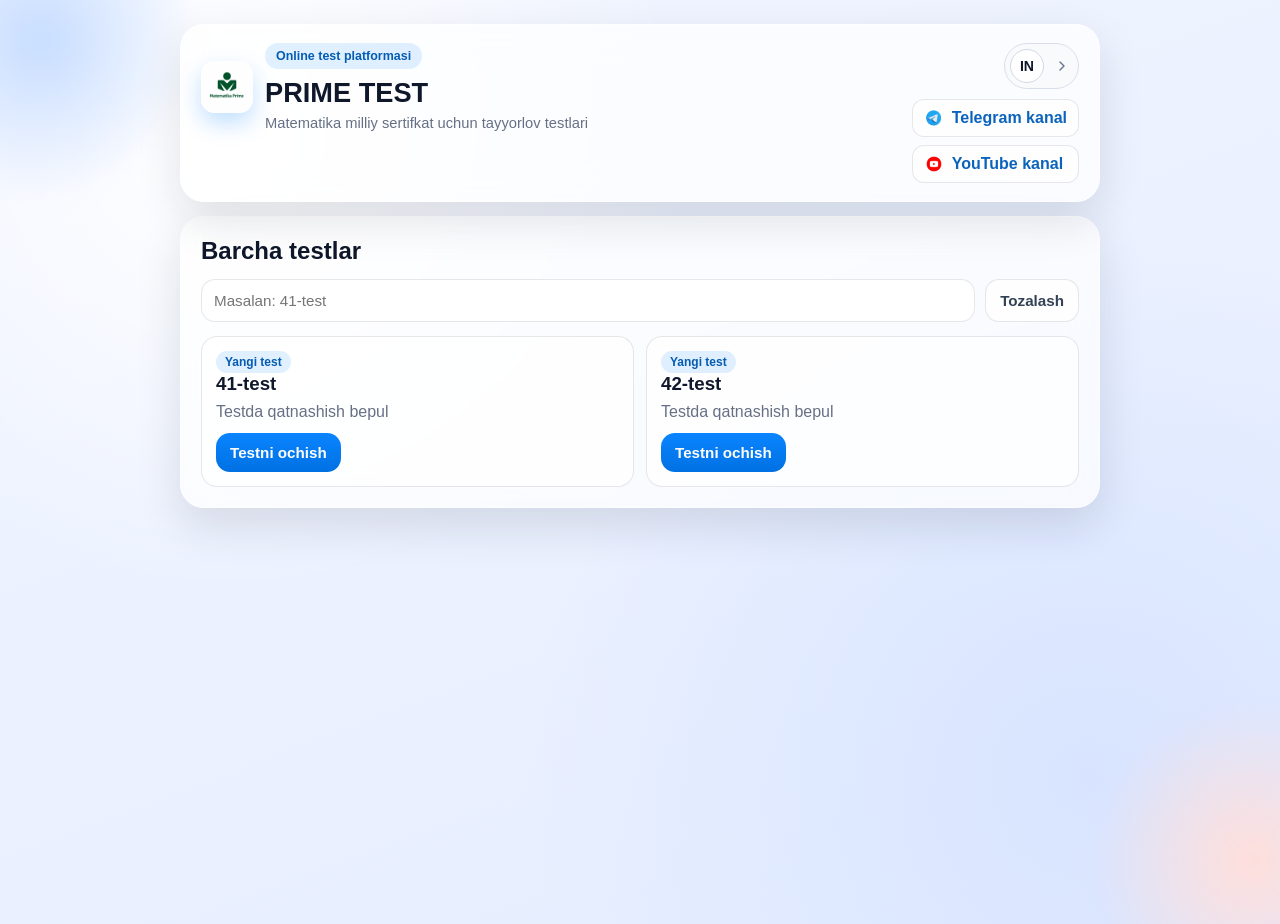
<file: index.html>
﻿<!DOCTYPE html>
<html lang="uz">
<head>
  <meta charset="UTF-8" />
  <meta name="viewport" content="width=device-width, initial-scale=1.0" />
  <title>PRIME TEST - Live Preview</title>
  <link rel="icon" href="./Rasmlar/asosiy.png" />
  <link rel="stylesheet" href="./static/site.css" />
  <link rel="stylesheet" href="./preview.css" />
</head>
<body>
  <div class="ambient ambient-top"></div>
  <div class="ambient ambient-bottom"></div>

  <main class="shell">
    <header class="topbar glass">
      <div class="brand-row">
        <img class="brand-logo" src="./Rasmlar/asosiy.png" alt="PRIME TEST" />
        <div>
          <p class="chip">Online test platformasi</p>
          <h1>PRIME TEST</h1>
          <p class="subtitle">Matematika milliy sertifkat uchun tayyorlov testlari</p>
        </div>
      </div>

      <div class="right-box">
        <details class="profile-menu">
          <summary>
            <span class="profile-initials" id="profileInitials">IN</span>
            <svg class="profile-icon" viewBox="0 0 24 24" fill="none" aria-hidden="true">
              <path d="M9 6l6 6-6 6" stroke="currentColor" stroke-width="2" stroke-linecap="round" stroke-linejoin="round"/>
            </svg>
          </summary>
          <div class="profile-card" id="profileCard">
            <div id="guestProfile">
              <a class="btn btn-primary" href="https://t.me/mathprimebot" target="_blank" rel="noopener">Kirish</a>
              <p style="margin-top:10px;color:#64748b;font-size:13px;">Ro'yxatdan o'tgach shu yerda ma'lumotlar chiqadi.</p>
            </div>

            <div id="userProfile" class="hidden">
              <p><strong>Ism:</strong> <span id="pfFirst">-</span></p>
              <p><strong>Familiya:</strong> <span id="pfLast">-</span></p>
              <p><strong>Viloyat:</strong> <span id="pfRegion">-</span></p>
              <p><strong>TG ID:</strong> <span id="pfTg">-</span></p>
              <button id="editProfileBtn" class="btn btn-soft btn-sm" type="button">Ma'lumotni o'zgartirish</button>
            </div>
          </div>
        </details>

        <div class="socials">
          <a href="https://t.me/matematika_prime" target="_blank" rel="noopener">
            <img src="./Rasmlar/telegram.png" alt="Telegram" />
            <span>Telegram kanal</span>
          </a>
          <a href="https://youtube.com/@matematikaprime" target="_blank" rel="noopener">
            <img src="./Rasmlar/youtube.png" alt="YouTube" />
            <span>YouTube kanal</span>
          </a>
        </div>
      </div>
    </header>

    <section class="panel glass">
      <h2>Barcha testlar</h2>
      <div class="search-row">
        <input id="searchInput" type="text" placeholder="Masalan: 41-test" />
        <button id="clearSearch" class="btn btn-soft" type="button">Tozalash</button>
      </div>

      <div id="testsGrid" class="tests-grid"></div>
      <p id="emptyText" class="warn hidden">Hech qanday test topilmadi.</p>
    </section>

    <section id="testPanel" class="panel glass hidden"></section>
  </main>

  <script src="./preview.js"></script>
</body>
</html>
</file>
<file: static/site.css>
﻿:root {
  --bg: #f1f5ff;
  --bg2: #e5edff;
  --line: rgba(15, 23, 42, 0.1);
  --ink: #0f172a;
  --muted: #667085;
  --glass: rgba(255, 255, 255, 0.72);
  --blue: #0a84ff;
  --blue2: #0071e3;
  --green: #16a34a;
  --red: #dc2626;
}

* {
  box-sizing: border-box;
}

body {
  margin: 0;
  font-family: "SF Pro Display", "SF Pro Text", "Segoe UI", Arial, sans-serif;
  color: var(--ink);
  min-height: 100vh;
  background:
    radial-gradient(circle at 18% 15%, #ffffff 0%, transparent 35%),
    radial-gradient(circle at 85% 84%, #d8e4ff 0%, transparent 42%),
    linear-gradient(160deg, var(--bg), var(--bg2));
}

.ambient {
  position: fixed;
  width: 320px;
  height: 320px;
  border-radius: 50%;
  z-index: -1;
  filter: blur(10px);
}

.ambient-top {
  left: -120px;
  top: -120px;
  background: radial-gradient(circle, #c6dcff 0%, transparent 70%);
}

.ambient-bottom {
  right: -130px;
  bottom: -120px;
  background: radial-gradient(circle, #ffdeda 0%, transparent 70%);
}

.shell {
  width: min(920px, 94vw);
  margin: 24px auto;
  display: grid;
  gap: 14px;
}

.glass {
  background: var(--glass);
  border: 1px solid rgba(255, 255, 255, 0.6);
  border-radius: 24px;
  backdrop-filter: blur(16px);
  -webkit-backdrop-filter: blur(16px);
  box-shadow: 0 18px 45px rgba(15, 23, 42, 0.12);
}

.topbar {
  padding: 18px 20px;
  display: flex;
  justify-content: space-between;
  gap: 16px;
  align-items: flex-start;
  position: relative;
  z-index: 50;
  overflow: visible;
}

h1 {
  margin: 8px 0 6px;
  font-size: clamp(1.2rem, 2.5vw, 1.7rem);
}

.chip {
  margin: 0;
  display: inline-block;
  padding: 6px 11px;
  border-radius: 999px;
  background: rgba(10, 132, 255, 0.12);
  color: #045cb3;
  font-weight: 700;
  font-size: 0.78rem;
}

.subtitle {
  margin: 0;
  color: var(--muted);
  font-size: 0.92rem;
}

.socials {
  display: grid;
  gap: 8px;
}

.socials a {
  position: relative;
  overflow: hidden;
  display: inline-flex;
  align-items: center;
  gap: 8px;
  text-decoration: none;
  color: #0b63bc;
  font-weight: 700;
  background: rgba(255, 255, 255, 0.74);
  border: 1px solid rgba(15, 23, 42, 0.1);
  border-radius: 12px;
  padding: 8px 11px;
  transition: transform 0.24s ease, box-shadow 0.24s ease, background 0.24s ease;
}

.socials a::after {
  content: "";
  position: absolute;
  inset: -1px;
  border-radius: 12px;
  background: linear-gradient(120deg, rgba(10, 132, 255, 0.18), rgba(59, 130, 246, 0));
  opacity: 0;
  transition: opacity 0.24s ease;
  pointer-events: none;
}

.socials a:hover {
  transform: translateY(-2px) scale(1.01);
  background: rgba(255, 255, 255, 0.97);
  box-shadow: 0 10px 20px rgba(10, 132, 255, 0.18);
}

.socials a:hover::after {
  opacity: 1;
}

.socials a img {
  width: 20px;
  height: 20px;
  border-radius: 50%;
  object-fit: contain;
  object-position: center;
  background: #fff;
  padding: 2px;
  image-rendering: auto;
  transition: transform 0.24s ease, filter 0.24s ease;
}

.socials a:hover img {
  transform: scale(1.08) rotate(-2deg);
  filter: drop-shadow(0 2px 5px rgba(10, 132, 255, 0.25));
}

.panel {
  padding: 20px;
  position: relative;
  z-index: 1;
}

h2 {
  margin: 0 0 14px;
}

.search-row {
  display: grid;
  grid-template-columns: 1fr auto;
  gap: 10px;
  margin-bottom: 14px;
}

input[type="text"] {
  border: 1px solid var(--line);
  border-radius: 14px;
  padding: 12px;
  font-size: 0.95rem;
  outline: none;
}

input[type="text"]:focus {
  border-color: rgba(10, 132, 255, 0.45);
  box-shadow: 0 0 0 3px rgba(10, 132, 255, 0.12);
}

.tests-grid {
  display: grid;
  grid-template-columns: repeat(auto-fit, minmax(240px, 1fr));
  gap: 12px;
}

.test-card {
  border: 1px solid var(--line);
  border-radius: 16px;
  padding: 14px;
  background: rgba(255, 255, 255, 0.7);
}

.test-card h3 {
  margin: 0 0 8px;
}

.test-card p {
  margin: 0 0 12px;
  color: var(--muted);
}

.quiz-form {
  display: grid;
  gap: 12px;
}

.question {
  border: 1px solid var(--line);
  border-radius: 16px;
  padding: 13px;
  background: rgba(255, 255, 255, 0.62);
}

.question h3 {
  margin: 0 0 8px;
  font-size: 1rem;
}

.option {
  display: flex;
  align-items: center;
  gap: 10px;
  border: 1px solid rgba(15, 23, 42, 0.08);
  border-radius: 12px;
  padding: 10px;
  margin: 7px 0;
  background: rgba(255, 255, 255, 0.72);
  transition: 0.2s ease;
}

.option input {
  position: absolute;
  opacity: 0;
}

.option .dot {
  width: 16px;
  height: 16px;
  border-radius: 50%;
  border: 2px solid #94a3b8;
}

.option.selected {
  border-color: rgba(10, 132, 255, 0.4);
  background: rgba(10, 132, 255, 0.1);
}

.option.selected .dot {
  border-color: var(--blue);
  box-shadow: inset 0 0 0 4px var(--blue);
}

.option.static {
  pointer-events: none;
}

.opt-correct {
  border-color: rgba(22, 163, 74, 0.45);
  background: rgba(22, 163, 74, 0.12);
}

.opt-correct .dot {
  border-color: var(--green);
  box-shadow: inset 0 0 0 4px var(--green);
}

.opt-wrong {
  border-color: rgba(220, 38, 38, 0.45);
  background: rgba(220, 38, 38, 0.12);
}

.opt-wrong .dot {
  border-color: var(--red);
  box-shadow: inset 0 0 0 4px var(--red);
}

.question.correct {
  border-color: rgba(22, 163, 74, 0.45);
}

.question.wrong {
  border-color: rgba(220, 38, 38, 0.45);
}

.btn {
  border: 0;
  border-radius: 14px;
  padding: 11px 14px;
  font-size: 0.95rem;
  font-weight: 700;
  text-decoration: none;
  display: inline-flex;
  justify-content: center;
  align-items: center;
  cursor: pointer;
}

.btn-primary {
  color: #fff;
  background: linear-gradient(180deg, var(--blue), var(--blue2));
}

.btn-soft {
  color: #334155;
  border: 1px solid var(--line);
  background: rgba(255, 255, 255, 0.75);
}

.warn {
  padding: 12px;
  border: 1px solid rgba(220, 38, 38, 0.35);
  background: rgba(220, 38, 38, 0.1);
  color: #991b1b;
  border-radius: 12px;
  margin-bottom: 12px;
}

.row-between {
  display: flex;
  justify-content: space-between;
  align-items: center;
  gap: 10px;
  margin-bottom: 12px;
}

.score {
  margin: 0 0 10px;
  font-weight: 800;
  color: #075db3;
}

@media (max-width: 700px) {
  .topbar {
    flex-direction: column;
  }

  .right-box {
    width: 100%;
    justify-items: start;
  }

  .profile-card {
    left: 0;
    right: 0;
    min-width: auto;
    width: min(92vw, 360px);
  }

  .search-row {
    grid-template-columns: 1fr;
  }
}

.brand-row {
  display: flex;
  align-items: center;
  gap: 12px;
}

.brand-logo {
  width: 52px;
  height: 52px;
  border-radius: 14px;
  object-fit: cover;
  box-shadow: 0 10px 22px rgba(10, 132, 255, 0.25);
}

.topbar {
  animation: fadeUp 0.45s ease;
}

.panel {
  animation: fadeUp 0.55s ease;
}

@keyframes fadeUp {
  from {
    opacity: 0;
    transform: translateY(8px);
  }
  to {
    opacity: 1;
    transform: translateY(0);
  }
}



.right-box {
  display: grid;
  gap: 10px;
  justify-items: end;
}

.profile-menu {
  position: relative;
}

.profile-menu[open] {
  z-index: 1200;
}

.profile-menu > summary {
  list-style: none;
  display: inline-flex;
  align-items: center;
  gap: 10px;
  cursor: pointer;
  background: #f8fafc;
  border: 1px solid #d8deea;
  border-radius: 999px;
  padding: 5px 8px 5px 5px;
  font-weight: 700;
  color: #1e293b;
  transition: 0.2s ease;
}

.profile-menu > summary:hover {
  border-color: #bfc9da;
  box-shadow: 0 8px 16px rgba(15, 23, 42, 0.08);
}

.profile-menu > summary::-webkit-details-marker {
  display: none;
}

.profile-initials {
  width: 34px;
  height: 34px;
  display: inline-flex;
  align-items: center;
  justify-content: center;
  background: #ffffff;
  border: 1px solid #d2d9e6;
  border-radius: 50%;
  font-size: 0.88rem;
  font-weight: 800;
  color: #0f172a;
}

.profile-icon {
  width: 16px;
  height: 16px;
  color: #64748b;
}

.profile-card {
  position: absolute;
  right: 0;
  top: calc(100% + 8px);
  min-width: 230px;
  background: #fff;
  border: 1px solid rgba(15, 23, 42, 0.12);
  border-radius: 14px;
  padding: 12px;
  box-shadow: 0 14px 28px rgba(15, 23, 42, 0.14);
  z-index: 1300;
}

.profile-card p {
  margin: 0 0 8px;
  font-size: 0.92rem;
}

.profile-card p:last-child {
  margin-bottom: 0;
}



.ok {
  padding: 12px;
  border: 1px solid rgba(22, 163, 74, 0.35);
  background: rgba(22, 163, 74, 0.1);
  color: #14532d;
  border-radius: 12px;
  margin-bottom: 12px;
}

.profile-form {
  display: grid;
  gap: 12px;
  max-width: 480px;
}

.profile-form label {
  display: grid;
  gap: 6px;
  font-weight: 600;
}

.profile-form span {
  color: #334155;
}

.btn-sm {
  padding: 8px 10px;
  font-size: 0.84rem;
  width: 100%;
  margin-top: 6px;
}
</file>
<file: preview.css>
﻿.hidden {
  display: none !important;
}

.test-card {
  transform: translateY(0);
  transition: transform 0.22s ease, box-shadow 0.22s ease;
}

.test-card:hover {
  transform: translateY(-3px);
  box-shadow: 0 12px 22px rgba(15, 23, 42, 0.12);
}

.badge {
  display: inline-flex;
  padding: 4px 9px;
  border-radius: 999px;
  font-size: 0.75rem;
  font-weight: 700;
  background: rgba(10, 132, 255, 0.12);
  color: #045cb3;
}

.actions {
  display: flex;
  gap: 10px;
  margin-top: 12px;
}

.result-box {
  margin-top: 14px;
  padding: 12px;
  border-radius: 12px;
  font-weight: 700;
  background: rgba(10, 132, 255, 0.1);
  color: #0b63bc;
}

.fade-in {
  animation: fadeIn 0.28s ease;
}

@keyframes fadeIn {
  from {
    opacity: 0;
    transform: translateY(6px);
  }
  to {
    opacity: 1;
    transform: translateY(0);
  }
}

@media (max-width: 700px) {
  .actions {
    flex-direction: column;
  }
}
</file>
